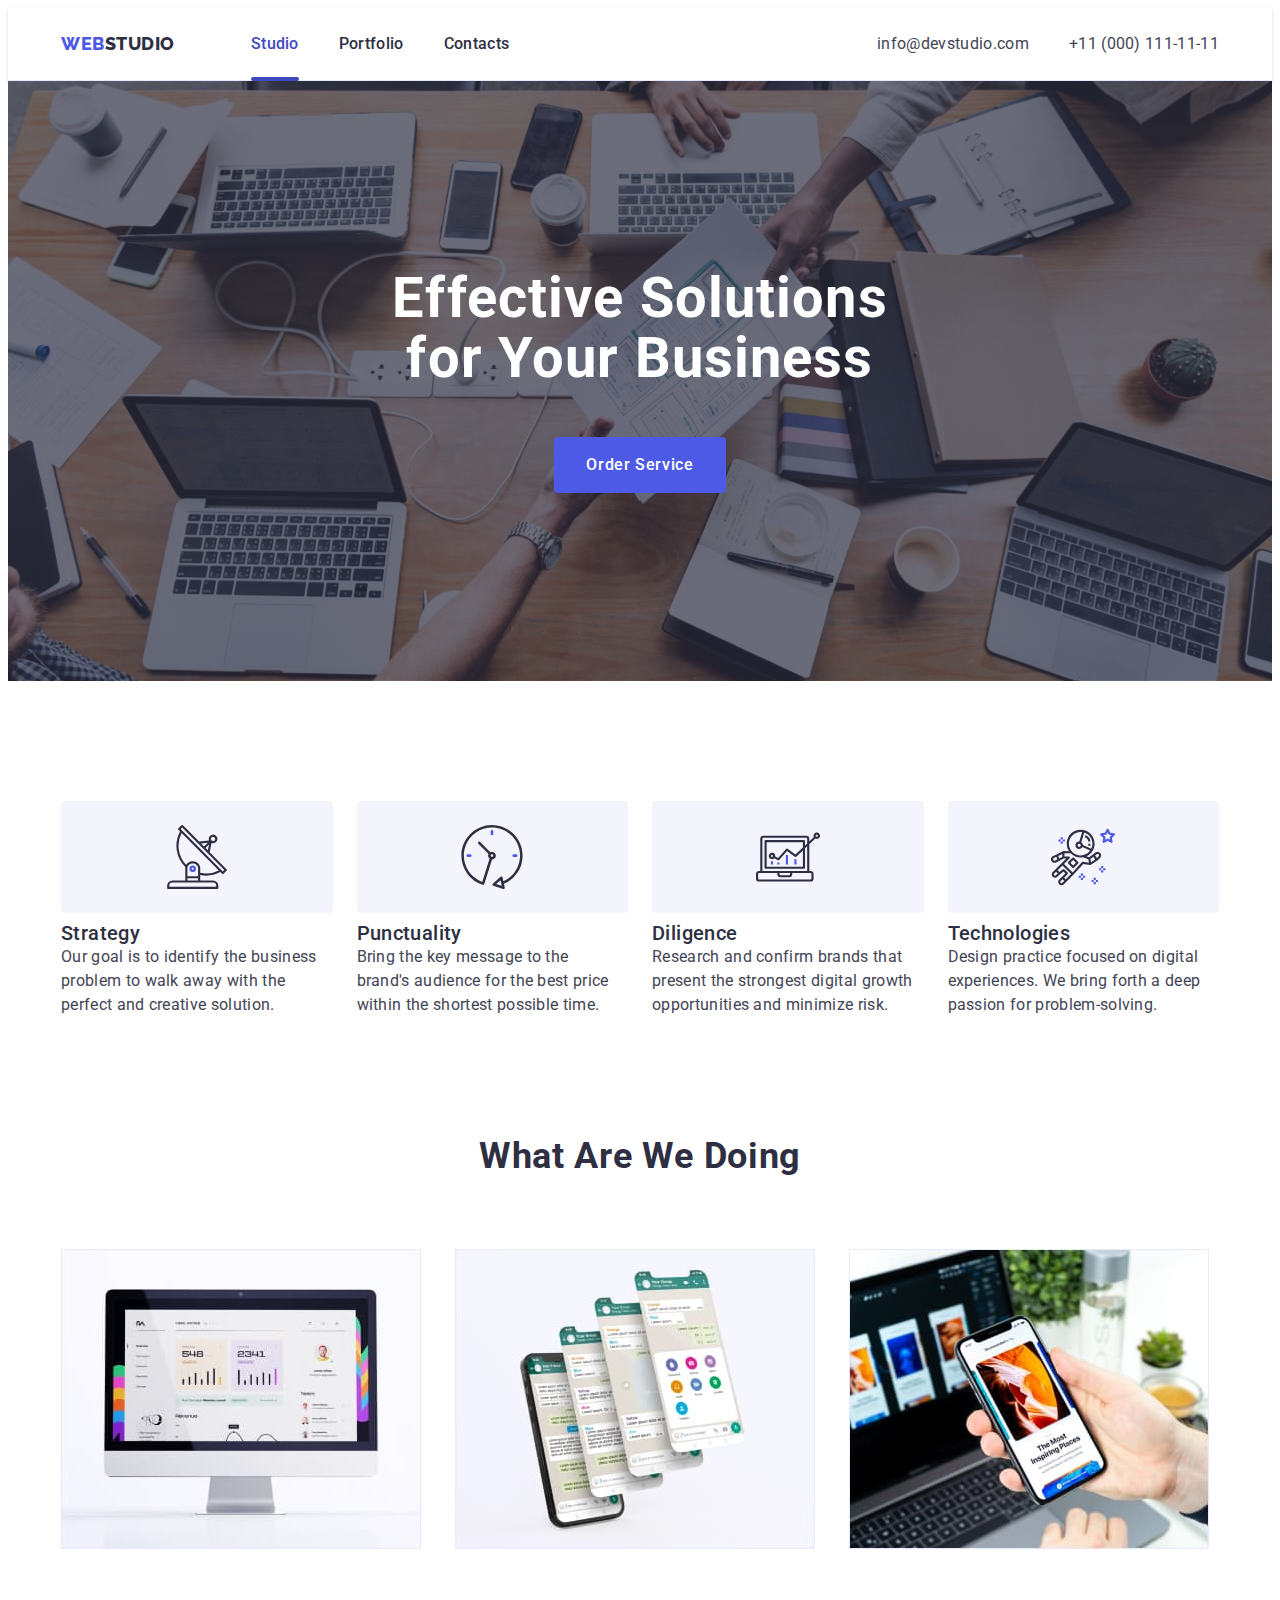
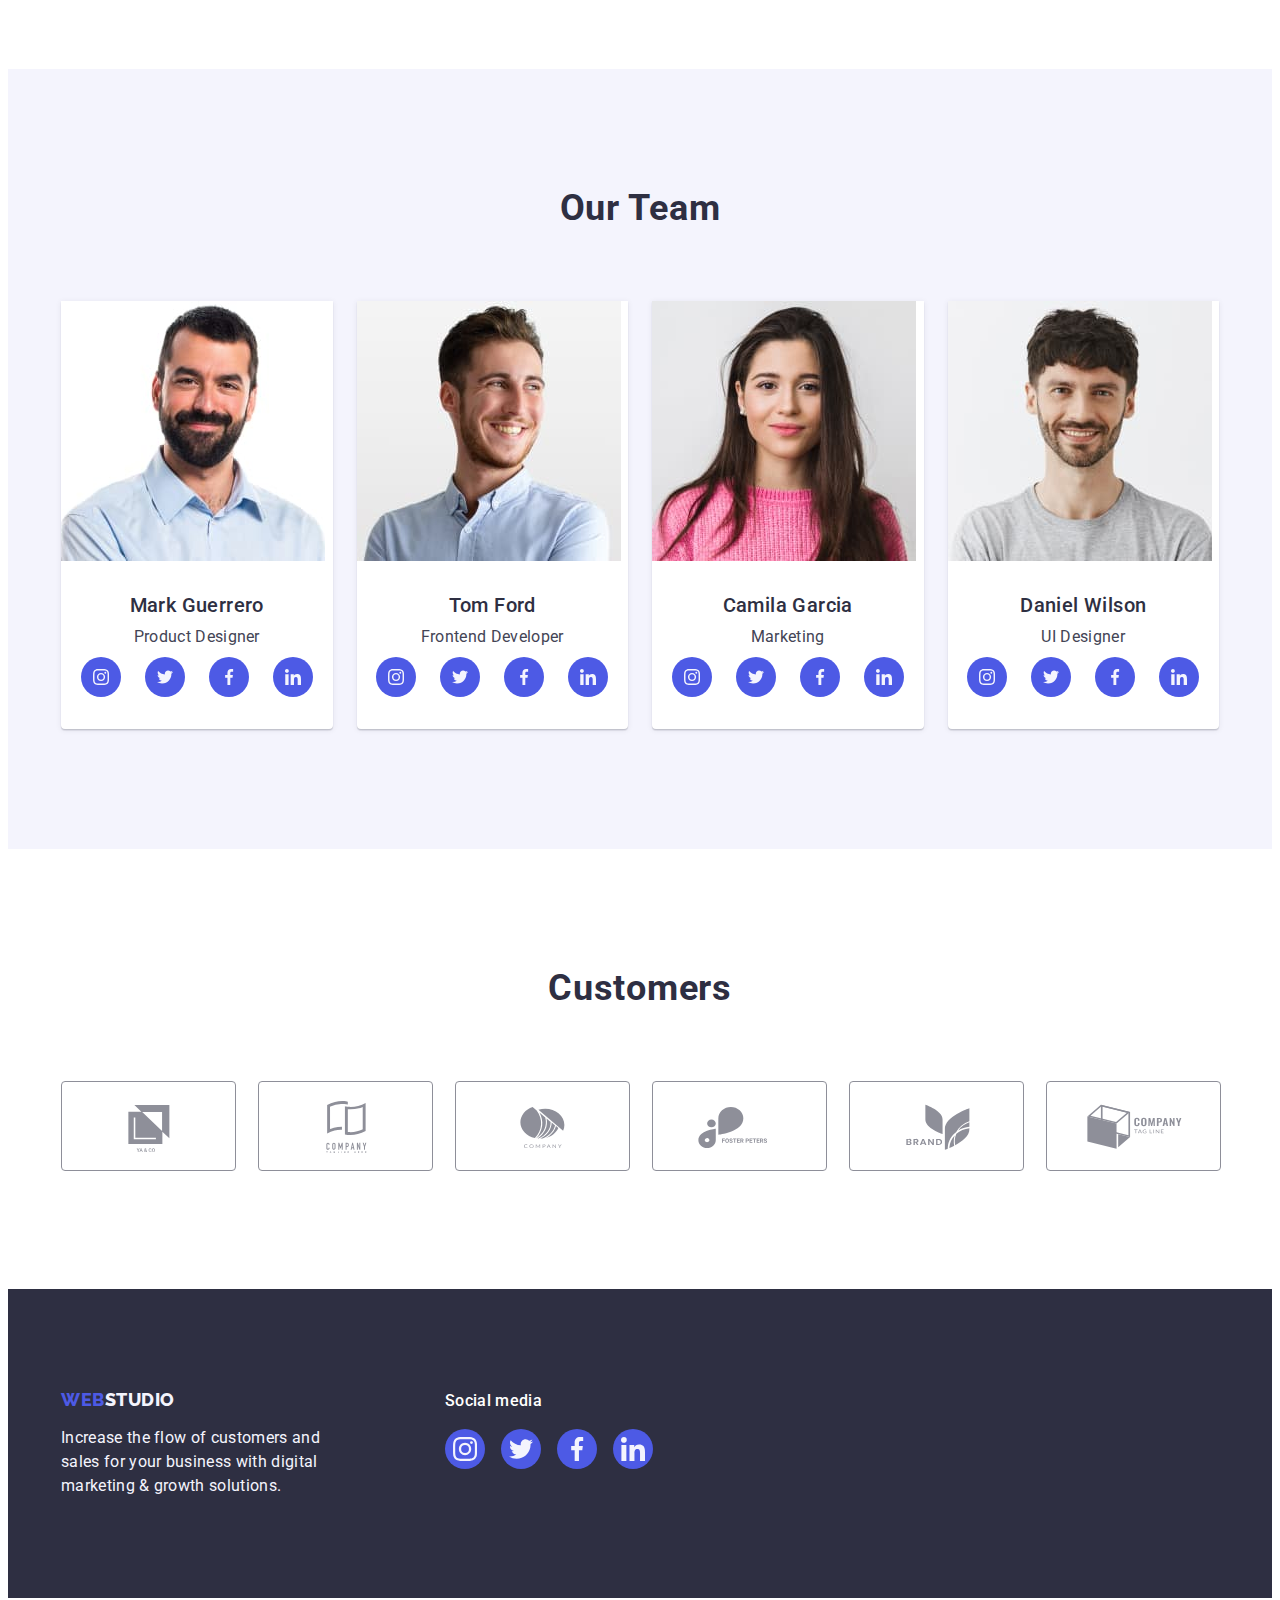
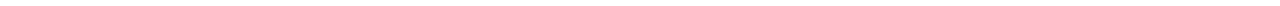
<file: index.html>
<!DOCTYPE html>
<html lang="en">
<head>
    <meta charset="UTF-8">
    <meta http-equiv="X-UA-Compatible" content="IE=edge">
    <meta name="viewport" content="width=device-width, initial-scale=1.0">
    <title>goit-markup-hw-01</title>
    <link rel="preconnect" href="https://fonts.googleapis.com">
    <link rel="preconnect" href="https://fonts.gstatic.com" crossorigin>
    <link 
     href="https://fonts.googleapis.com/css2?family=Raleway:wght@800&family=Roboto:wght@400;500;700;900&display=swap" rel="stylesheet"
    />
    <link rel="stylesheet" href="https://cdnjs.cloudflare.com/ajax/libs/modern-normalize/2.0.0/modern-normalize.min.css" integrity="sha512-4xo8blKMVCiXpTaLzQSLSw3KFOVPWhm/TRtuPVc4WG6kUgjH6J03IBuG7JZPkcWMxJ5huwaBpOpnwYElP/m6wg==" crossorigin="anonymous" referrerpolicy="no-referrer" />
    <link rel="stylesheet" href="./css/styles.css"/>
</head>
<body>
    <header class="top">
     <div class="container header-container">
      <nav class="header">
        <a class="header-logo-link link" href="./index.html">Web<span class="studio">Studio</span></a>
        <ul class="header-list list">
            <li class="header-item"><a class="header-item-menu link current" href="./index.html">Studio</a></li>
            <li class="header-item"><a class="header-item-menu link" href="./portfolio.html">Portfolio</a></li>
            <li class="header-item"><a class="header-item-menu link" href="">Contacts</a></li>
        </ul>
      </nav>
    <address class="address">
        <ul class="address-list list">
            <li class="address-item"><a class="address-contacts link" href="mailto:info@devstudio.com">info@devstudio.com</a></li>
            <li class="address-item"><a class="address-contacts link" href="tel:+110001111111">+11 (000) 111-11-11</a></li>
        </ul>
      </address>
     </div>
    </header>
    
    <main>
    <section class="hero">
        <div class="container">
        <h1 class="hero-title">Effective Solutions for Your Business</h1>
        <button class="hero-btn" type="button" data-modal-open>Order Service</button>
    </div>
    </section>
    <section class="qualities">
       <div class="container">
            <h2 class="qualities-title visually-hidden">Title section2</h2>
            <ul class="qualities-list list">
                <li class="qualities-item">
                    <div class="qualities-svg-border">
                    <svg class="qualities-svg" width="64" height="64"> 
                        <use href="./images/symbol-defs.svg#icon-antenna-1"></use>
                    </svg>
                </div>
                    <h3 class="qualities-item-title">Strategy</h3>
                    <p class="qualities-item-text">
                        Our goal is to identify the business problem to walk away with the perfect and creative solution. 
                    </p>
                </li>
                <li class="qualities-item">
                    <div class="qualities-svg-border">
                    <svg class="qualities-svg" width="64" height="64"> 
                        <use href="./images/symbol-defs.svg#icon-clock-1"></use>
                    </svg>
                    </div>
                    <h3 class="qualities-item-title">Punctuality</h3>
                    <p class="qualities-item-text">
                        Bring the key message to the brand's audience for the best price within the shortest possible time.
                    </p>
                </li>
                <li class="qualities-item">
                    <div class="qualities-svg-border">
                    <svg class="qualities-svg" width="64" height="64"> 
                        <use href="./images/symbol-defs.svg#icon-diagram-1"></use>
                    </svg>
                    </div>
                    <h3 class="qualities-item-title">Diligence</h3>
                    <p class="qualities-item-text">
                        Research and confirm brands that present the strongest digital growth opportunities and minimize risk.
                    </p>
                </li>
                <li class="qualities-item">
                    <div class="qualities-svg-border">
                    <svg class="qualities-svg" width="64" height="64"> 
                        <use href="./images/symbol-defs.svg#icon-astronaut-1"></use>
                    </svg>
                    </div>
                    <h3 class="qualities-item-title">Technologies</h3>
                    <p class="qualities-item-text">
                        Design practice focused on digital experiences. We bring forth a deep passion for problem-solving.
                    </p>
                </li>  
            </ul>
       </div>
    </section>
    <section class="functions">
        <div class="container">
            <h2 class="functions-title">What are we doing</h2>
            <ul class="functions-list list">
                <li class="functions-item"><img src="./images/img1.jpg" alt="websites" width="360" height="300"/></li>
                <li class="functions-item"><img src="./images/img2.jpg" alt="applications" width="360" height="300"/></li>
                <li class="functions-item"><img src="./images/img3.jpg" alt="design" width="360" height="300"/></li>
            </ul>
        </div>
    </section>
    <section class="team">
        <div class="container">
            <h2 class="team-title">Our Team</h2>
            <ul class="team-list list">
                <li class="team-item">
                    <img src="./images/img4.jpg" alt="Mark Guerrero" width="264" height="260"/>
                   <div class="name-job">
                        <h3 class="team-item-title">Mark Guerrero</h3>
                        <p class="team-item-text">Product Designer</p>
                        <ul class="team-svg-together list">  
                        <li class="team-svg-border"> 
                            <a class="team-block-link link" 
                            href="" 
                            aria-label="instagram" 
                            target="_blank" 
                            rel="noopener noreferrer"> 
                        <svg class="team-svg" width="16" height="16"> 
                            <use href="./images/symbol-defs.svg#icon-instagram-2"></use>
                        </svg>
                    </a>
                    </li>
                    <li class="team-svg-border"> 
                        <a class="team-block-link link" 
                        href="" 
                        aria-label="instagram" 
                        target="_blank" 
                        rel="noopener noreferrer"> 
                        <svg class="team-svg" width="16" height="16"> 
                            <use href="./images/symbol-defs.svg#icon-twitter-1"></use>
                        </svg>
                    </a>
                    </li>
                    <li class="team-svg-border"> 
                        <a class="team-block-link link" 
                        href="" 
                        aria-label="instagram" 
                        target="_blank" 
                        rel="noopener noreferrer"> 
                        <svg class="team-svg" width="16" height="16"> 
                            <use href="./images/symbol-defs.svg#icon-facebook-1"></use>
                        </svg>
                    </a>
                    </li>
                    <li class="team-svg-border"> 
                        <a class="team-block-link link" 
                        href="" 
                        aria-label="instagram" 
                        target="_blank" 
                        rel="noopener noreferrer">
                        <svg class="team-svg" width="16" height="16"> 
                            <use href="./images/symbol-defs.svg#icon-linkedin-1"></use>
                        </svg>
                    </a>
                    </li>
                </ul>
                   </div>
                </li>
                <li class="team-item">
                    <img src="./images/img5.jpg" alt="Tom Ford" width="264" height="260"/>
                    <div class="name-job">
                        <h3 class="team-item-title">Tom Ford</h3>
                        <p class="team-item-text">Frontend Developer</p>
                        <ul class="team-svg-together list">  
                            <li class="team-svg-border"> 
                                <a class="team-block-link link" 
                                href="" 
                                aria-label="instagram" 
                                target="_blank" 
                                rel="noopener noreferrer"> 
                            <svg class="team-svg" width="16" height="16"> 
                                <use href="./images/symbol-defs.svg#icon-instagram-2"></use>
                            </svg>
                        </a>
                        </li>
                        <li class="team-svg-border"> 
                            <a class="team-block-link link" 
                            href="" 
                            aria-label="instagram" 
                            target="_blank" 
                            rel="noopener noreferrer"> 
                            <svg class="team-svg" width="16" height="16"> 
                                <use href="./images/symbol-defs.svg#icon-twitter-1"></use>
                            </svg>
                        </a>
                        </li>
                        <li class="team-svg-border"> 
                            <a class="team-block-link link" 
                            href="" 
                            aria-label="instagram" 
                            target="_blank" 
                            rel="noopener noreferrer"> 
                            <svg class="team-svg" width="16" height="16"> 
                                <use href="./images/symbol-defs.svg#icon-facebook-1"></use>
                            </svg>
                        </a>
                        </li>
                        <li class="team-svg-border"> 
                            <a class="team-block-link link" 
                            href="" 
                            aria-label="instagram" 
                            target="_blank" 
                            rel="noopener noreferrer">
                            <svg class="team-svg" width="16" height="16"> 
                                <use href="./images/symbol-defs.svg#icon-linkedin-1"></use>
                            </svg>
                        </a>
                        </li>
                    </ul>
                    </div>
                </li>
                <li class="team-item">
                    <img src="./images/img6.jpg" alt="Camila Garcia" width="264" height="260"/>
                    <div class="name-job">
                        <h3 class="team-item-title">Camila Garcia</h3>
                        <p class="team-item-text">Marketing</p>
                        <ul class="team-svg-together list">  
                            <li class="team-svg-border"> 
                                <a class="team-block-link link" 
                                href="" 
                                aria-label="instagram" 
                                target="_blank" 
                                rel="noopener noreferrer"> 
                            <svg class="team-svg" width="16" height="16"> 
                                <use href="./images/symbol-defs.svg#icon-instagram-2"></use>
                            </svg>
                        </a>
                        </li>
                        <li class="team-svg-border"> 
                            <a class="team-block-link link" 
                            href="" 
                            aria-label="instagram" 
                            target="_blank" 
                            rel="noopener noreferrer"> 
                            <svg class="team-svg" width="16" height="16"> 
                                <use href="./images/symbol-defs.svg#icon-twitter-1"></use>
                            </svg>
                        </a>
                        </li>
                        <li class="team-svg-border"> 
                            <a class="team-block-link link" 
                            href="" 
                            aria-label="instagram" 
                            target="_blank" 
                            rel="noopener noreferrer"> 
                            <svg class="team-svg" width="16" height="16"> 
                                <use href="./images/symbol-defs.svg#icon-facebook-1"></use>
                            </svg>
                        </a>
                        </li>
                        <li class="team-svg-border"> 
                            <a class="team-block-link link" 
                            href="" 
                            aria-label="instagram" 
                            target="_blank" 
                            rel="noopener noreferrer">
                            <svg class="team-svg" width="16" height="16"> 
                                <use href="./images/symbol-defs.svg#icon-linkedin-1"></use>
                            </svg>
                        </a>
                        </li>
                    </ul>
                    </div>
                </li>
                <li class="team-item">
                    <img src="./images/img7.jpg" alt="Daniel Wilson" width="264" height="260"/>
                    <div class="name-job">
                        <h3 class="team-item-title">Daniel Wilson</h3>
                        <p class="team-item-text">UI Designer</p>
                        <ul class="team-svg-together list">  
                            <li class="team-svg-border"> 
                                <a class="team-block-link link" 
                                href="" 
                                aria-label="instagram" 
                                target="_blank" 
                                rel="noopener noreferrer"> 
                            <svg class="team-svg" width="16" height="16"> 
                                <use href="./images/symbol-defs.svg#icon-instagram-2"></use>
                            </svg>
                        </a>
                        </li>
                        <li class="team-svg-border"> 
                            <a class="team-block-link link" 
                            href="" 
                            aria-label="instagram" 
                            target="_blank" 
                            rel="noopener noreferrer"> 
                            <svg class="team-svg" width="16" height="16"> 
                                <use href="./images/symbol-defs.svg#icon-twitter-1"></use>
                            </svg>
                        </a>
                        </li>
                        <li class="team-svg-border"> 
                            <a class="team-block-link link" 
                            href="" 
                            aria-label="instagram" 
                            target="_blank" 
                            rel="noopener noreferrer"> 
                            <svg class="team-svg" width="16" height="16"> 
                                <use href="./images/symbol-defs.svg#icon-facebook-1"></use>
                            </svg>
                        </a>
                        </li>
                        <li class="team-svg-border"> 
                            <a class="team-block-link link" 
                            href="" 
                            aria-label="instagram" 
                            target="_blank" 
                            rel="noopener noreferrer">
                            <svg class="team-svg" width="16" height="16"> 
                                <use href="./images/symbol-defs.svg#icon-linkedin-1"></use>
                            </svg>
                        </a>
                        </li>
                    </ul>
                    </div>
                </li>
            </ul>
        </div>
    </section>
    <section class="customers">
        <div class="container"> 

        <h2 class="title-customers">Customers</h2>
    <ul class="customers-together list">
           <li class="customers-svg-border">
            <a class="customers-link link" href="" aria-label="Logo" target="_blank" rel="noopener noreferrer">
                <svg class="customers-svg" width="104" height="56">
                    <use href="./images/symbol-defs.svg#icon-Logo"></use>
                </svg>
            </a>
           </li>
           <li class="customers-svg-border">
            <a class="customers-link link" href="" aria-label="Logo" target="_blank" rel="noopener noreferrer"> 

            <svg class="customers-svg" width="104" height="56">
                <use href="./images/symbol-defs.svg#icon-Logo-1"></use>
            </svg>
        </a>
       </li>
       <li class="customers-svg-border">
        <a class="customers-link link" href="" aria-label="Logo" target="_blank" rel="noopener noreferrer"> 
        <svg class="customers-svg" width="104" height="56">
            <use href="./images/symbol-defs.svg#icon-Logo-2"></use>
        </svg>
    </a>
    </li>
    <li class="customers-svg-border">
        <a class="customers-link link" href="" aria-label="Logo" target="_blank" rel="noopener noreferrer">
        <svg class="customers-svg" width="104" height="56">
            <use href="./images/symbol-defs.svg#icon-Logo-3"></use>
        </svg>
        </a>
    </li>
    <li class="customers-svg-border">
        <a class="customers-link link" href="" aria-label="Logo" target="_blank" rel="noopener noreferrer"> 
        <svg class="customers-svg" width="104" height="56">
            <use href="./images/symbol-defs.svg#icon-Logo-4"></use>
        </svg>
    </a>
    </li>
    <li class="customers-svg-border">
        <a class="customers-link link" href="" aria-label="Logo" target="_blank" rel="noopener noreferrer"> 

        <svg class="customers-svg" width="104" height="56">
            <use href="./images/symbol-defs.svg#icon-Logo-5"></use>
        </svg>
        </a>
    </li>
    </ul>

    </div>

    </section>
    </main>
    <footer class="footer">
        <div class="container footer-together">
        

            <div class="footer-logo-text"> 
            <a class="footer-logo-link link" href="./index.html">Web<span class="studio-wight">Studio</span></a>
            <p class="footer-text">
                Increase the flow of customers and sales for your business with digital marketing & growth solutions.
            </p>
        </div>
    <div class="title-media"> 
            <p class="media-footer">Social media</p>
        <ul class="footer-socila-media list">
                <li class="media-svg-border">
                    <a class="footer-block-link link" href="" aria-label="instagram" target="_blank" rel="noopener noreferrer"> 
                <svg class="media-svg" height="24" width="24">
                    <use href="./images/symbol-defs.svg#icon-instagram-2"></use>
                </svg>
            </a>
            </li>
            <li class="media-svg-border"> 
                <a class="footer-block-link link" href="" aria-label="instagram" target="_blank" rel="noopener noreferrer">
                <svg class="media-svg" height="24" width="24">
                    <use href="./images/symbol-defs.svg#icon-twitter-1"></use>
                </svg>
            </a>
            </li>
            <li class="media-svg-border"> 
                <a class="footer-block-link link" href="" aria-label="instagram" target="_blank" rel="noopener noreferrer"> 
                <svg class="media-svg" height="24" width="24">
                    <use href="./images/symbol-defs.svg#icon-facebook-1"></use>
                </svg>
            </a>
            </li>
            <li class="media-svg-border"> 
                <a class="footer-block-link link" href="" aria-label="instagram" target="_blank" rel="noopener noreferrer"> 
                <svg class="media-svg" height="24" width="24">
                    <use href="./images/symbol-defs.svg#icon-linkedin-1"></use>
                </svg>
            </a>
            </li>
        </ul>
        </div>
        </div>
    </footer> 
    <div class="backdrop is-hidden" data-modal>
    <div class="modal">
        <button type="button" class="modal-close-btn" data-modal-close>  
            <svg class="modal-svg" height="8" width="8">
            <use href="./images/symbol-defs.svg#icon-close-black-18dp-2-1-1"></use>
        </svg>
         </button>
    </div>
    </div>
    <script src="./js/modal.js"></script>
</body>
</html>
</file>
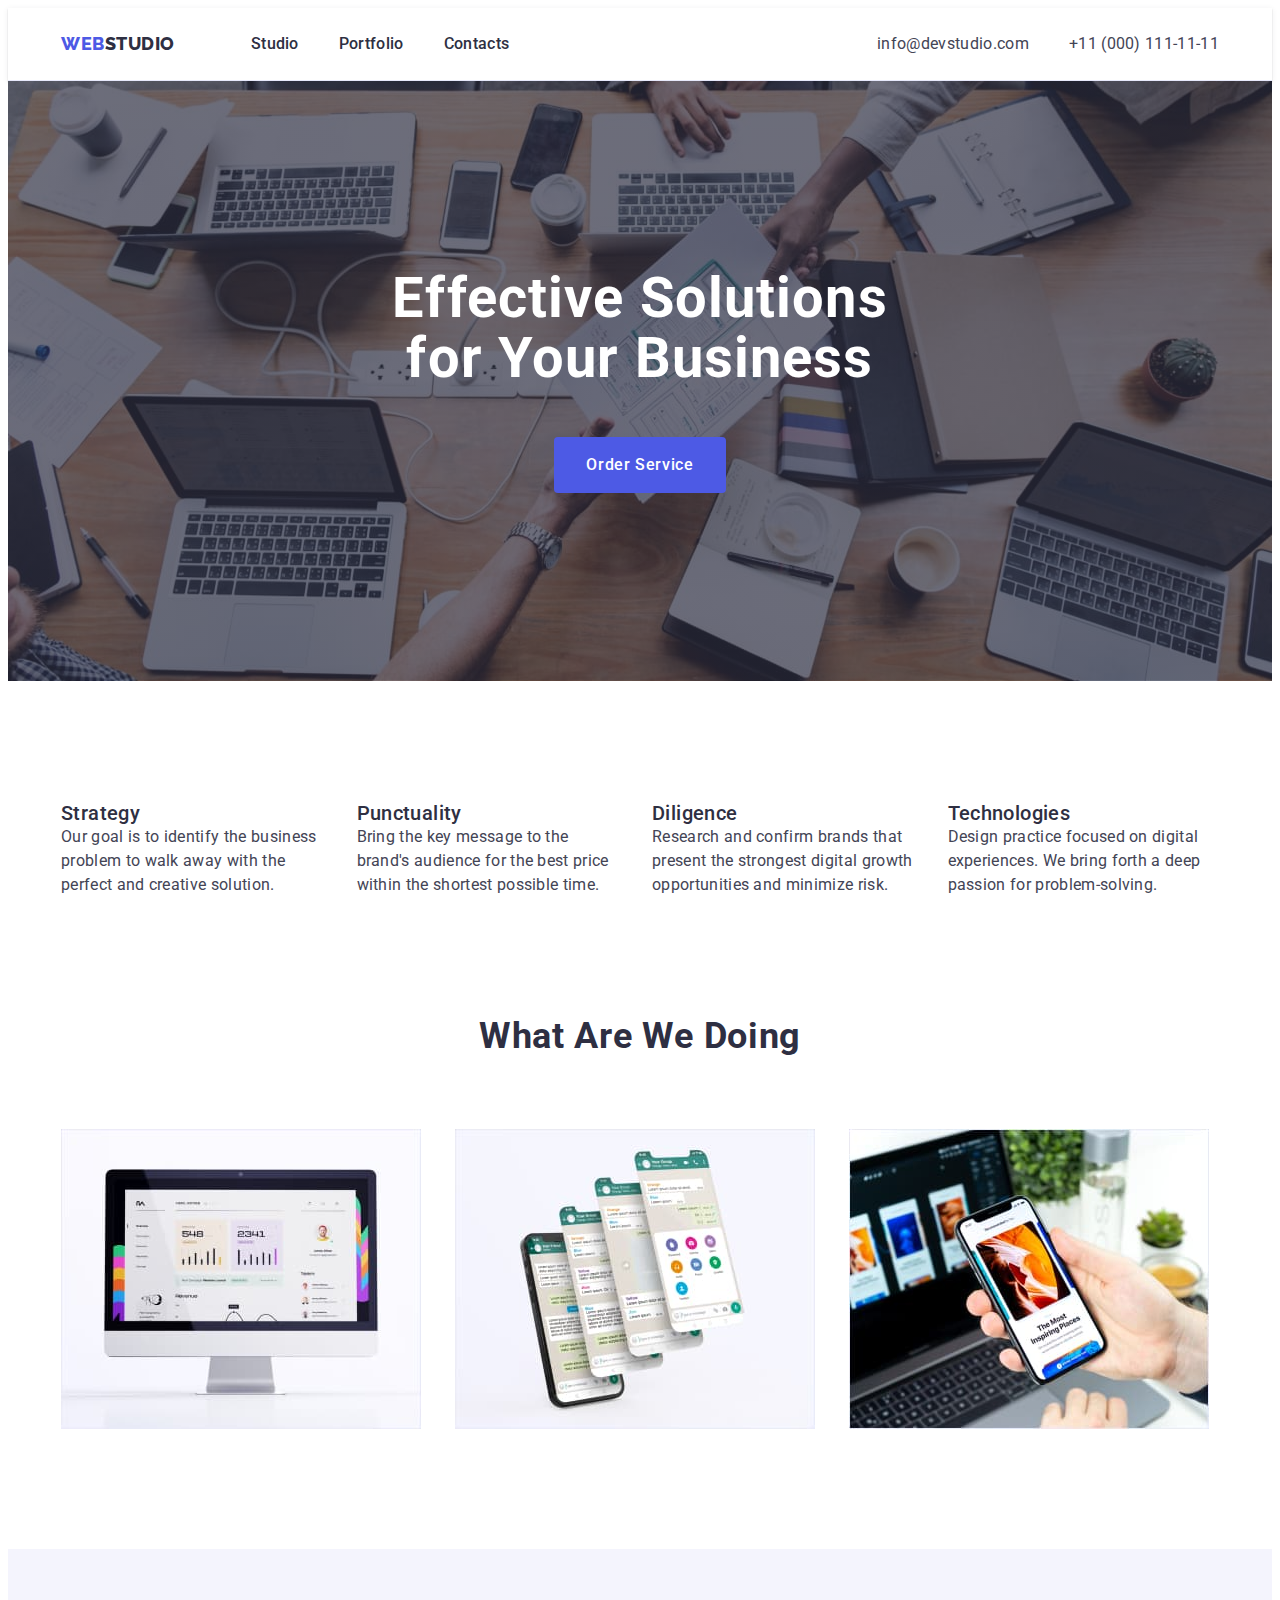
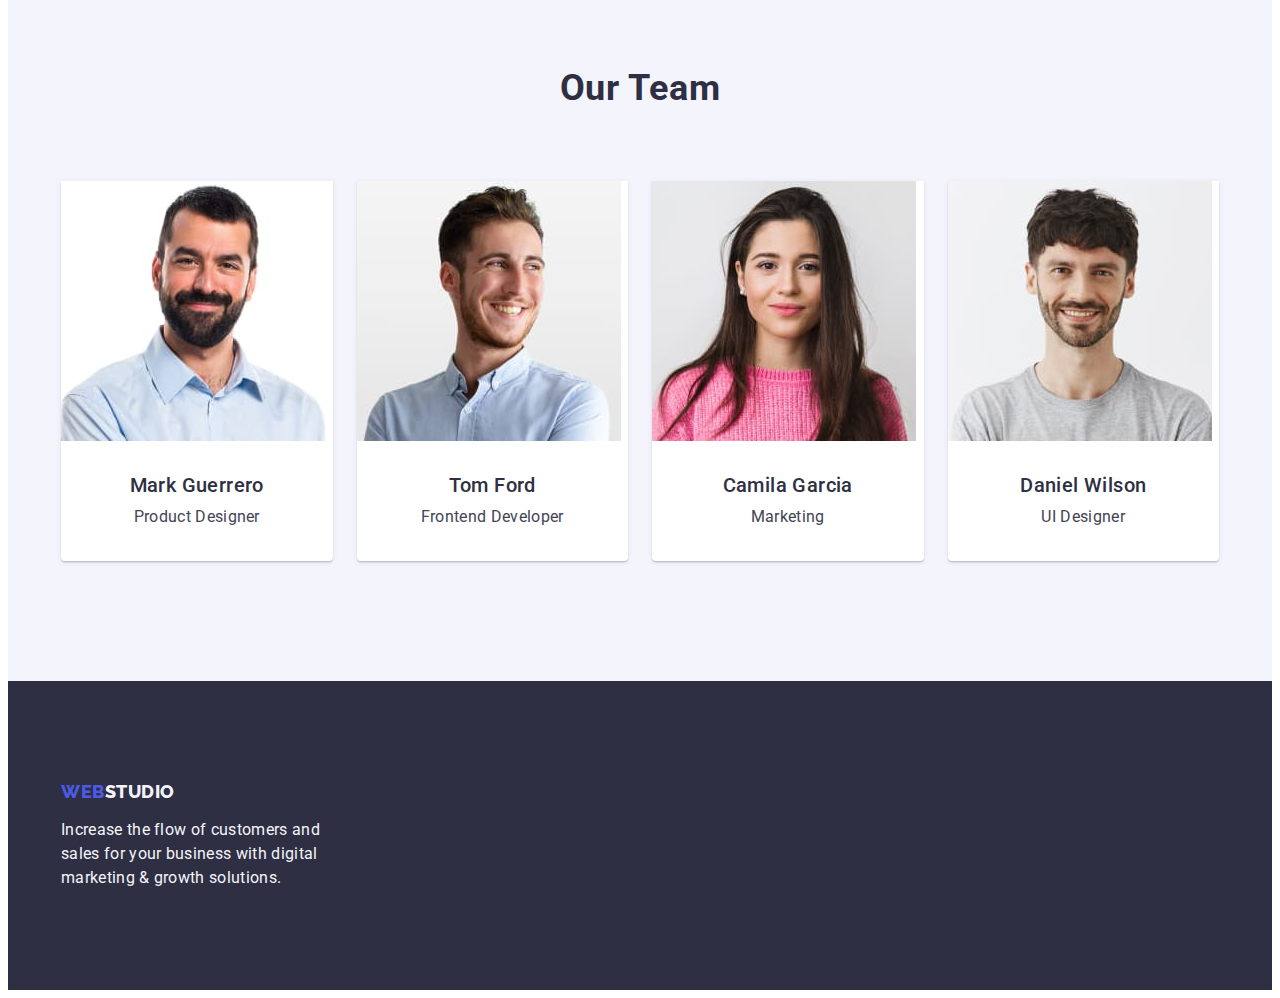
<file: index copy.html>
<!DOCTYPE html>
<html lang="en">
<head>
    <meta charset="UTF-8">
    <meta http-equiv="X-UA-Compatible" content="IE=edge">
    <meta name="viewport" content="width=device-width, initial-scale=1.0">
    <title>goit-markup-hw-01</title>
    <link rel="preconnect" href="https://fonts.googleapis.com">
    <link rel="preconnect" href="https://fonts.gstatic.com" crossorigin>
    <link 
     href="https://fonts.googleapis.com/css2?family=Raleway:wght@800&family=Roboto:wght@400;500;700;900&display=swap" rel="stylesheet"
    />
    <link rel="stylesheet" href="https://cdnjs.cloudflare.com/ajax/libs/modern-normalize/2.0.0/modern-normalize.min.css" integrity="sha512-4xo8blKMVCiXpTaLzQSLSw3KFOVPWhm/TRtuPVc4WG6kUgjH6J03IBuG7JZPkcWMxJ5huwaBpOpnwYElP/m6wg==" crossorigin="anonymous" referrerpolicy="no-referrer" />
    <link rel="stylesheet" href="./css/styles.css"/>
</head>
<body>
    <header class="top">
     <div class="container header-container">
      <nav class="header">
        <a class="header-logo-link link" href="./index.html">Web<span class="studio">Studio</span></a>
        <ul class="header-list list">
            <li class="header-item"><a class="header-item-menu link" href="./index.html">Studio</a></li>
            <li class="header-item"><a class="header-item-menu link" href="./portfolio.html">Portfolio</a></li>
            <li class="header-item"><a class="header-item-menu link" href="">Contacts</a></li>
        </ul>
      </nav>
    <address class="address">
        <ul class="address-list list">
            <li class="address-item"><a class="address-contacts link" href="mailto:info@devstudio.com">info@devstudio.com</a></li>
            <li class="address-item"><a class="address-contacts link" href="tel:+110001111111">+11 (000) 111-11-11</a></li>
        </ul>
      </address>
     </div>
    </header>
    
    <main>
    <section class="hero">
        <div class="container">
        <h1 class="hero-title">Effective Solutions for Your Business</h1>
        <button class="hero-btn" type="button">Order Service</button>
    </div>
    </section>
    <section class="qualities">
       <div class="container">
            <h2 class="qualities-title visually-hidden">Title section2</h2>
            <ul class="qualities-list list">
                <li class="qualities-item">
                    <h3 class="qualities-item-title">Strategy</h3>
                    <p class="qualities-item-text">
                        Our goal is to identify the business problem to walk away with the perfect and creative solution. 
                    </p>
                </li>
                <li class="qualities-item">
                    <h3 class="qualities-item-title">Punctuality</h3>
                    <p class="qualities-item-text">
                        Bring the key message to the brand's audience for the best price within the shortest possible time.
                    </p>
                </li>
                <li class="qualities-item">
                    <h3 class="qualities-item-title">Diligence</h3>
                    <p class="qualities-item-text">
                        Research and confirm brands that present the strongest digital growth opportunities and minimize risk.
                    </p>
                </li>
                <li class="qualities-item">
                    <h3 class="qualities-item-title">Technologies</h3>
                    <p class="qualities-item-text">
                        Design practice focused on digital experiences. We bring forth a deep passion for problem-solving.
                    </p>
                </li>  
            </ul>
       </div>
    </section>
    <section class="functions">
        <div class="container">
            <h2 class="functions-title">What are we doing</h2>
            <ul class="functions-list list">
                <li class="functions-item"><img src="./images/img1.jpg" alt="websites" width="360" height="300"/></li>
                <li class="functions-item"><img src="./images/img2.jpg" alt="applications" width="360" height="300"/></li>
                <li class="functions-item"><img src="./images/img3.jpg" alt="design" width="360" height="300"/></li>
            </ul>
        </div>
    </section>
    <section class="team">
        <div class="container">
            <h2 class="team-title">Our Team</h2>
            <ul class="team-list list">
                <li class="team-item">
                    <img src="./images/img4.jpg" alt="Mark Guerrero" width="264" height="260"/>
                   <div class="name-job">
                        <h3 class="team-item-title">Mark Guerrero</h3>
                        <p class="team-item-text">Product Designer</p>
                   </div>
                </li>
                <li class="team-item">
                    <img src="./images/img5.jpg" alt="Tom Ford" width="264" height="260"/>
                    <div class="name-job">
                        <h3 class="team-item-title">Tom Ford</h3>
                        <p class="team-item-text">Frontend Developer</p>
                    </div>
                </li>
                <li class="team-item">
                    <img src="./images/img6.jpg" alt="Camila Garcia" width="264" height="260"/>
                    <div class="name-job">
                        <h3 class="team-item-title">Camila Garcia</h3>
                        <p class="team-item-text">Marketing</p>
                    </div>
                </li>
                <li class="team-item">
                    <img src="./images/img7.jpg" alt="Daniel Wilson" width="264" height="260"/>
                    <div class="name-job">
                        <h3 class="team-item-title">Daniel Wilson</h3>
                        <p class="team-item-text">UI Designer</p>
                    </div>
                </li>
            </ul>
        </div>
    </section>
    </main>
    <footer class="footer">
        <div class="container">
            <a class="footer-logo-link link" href="./index.html">Web<span class="studio-wight">Studio</span></a>
            <p class="footer-text">
                Increase the flow of customers and sales for your business with digital marketing & growth solutions.
            </p>
        </div>
    </footer>   
</body>
</html>
</file>
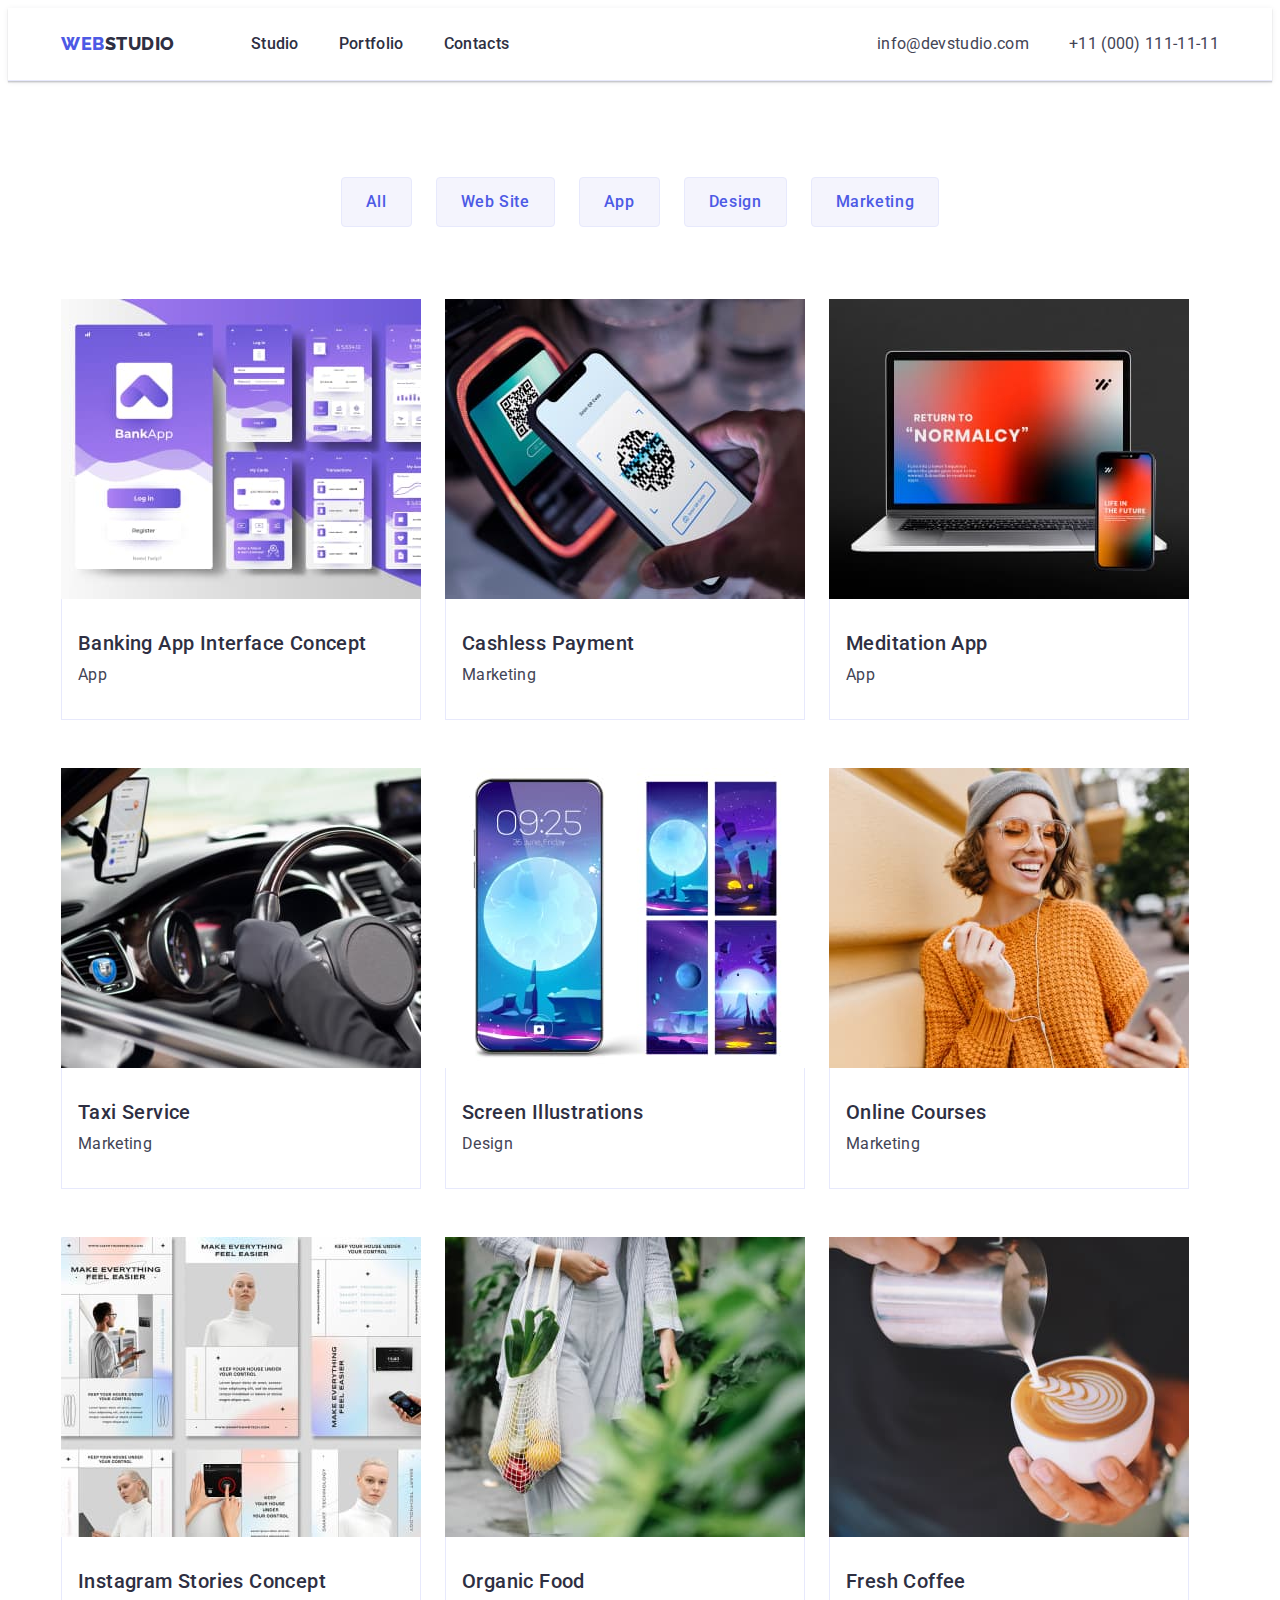
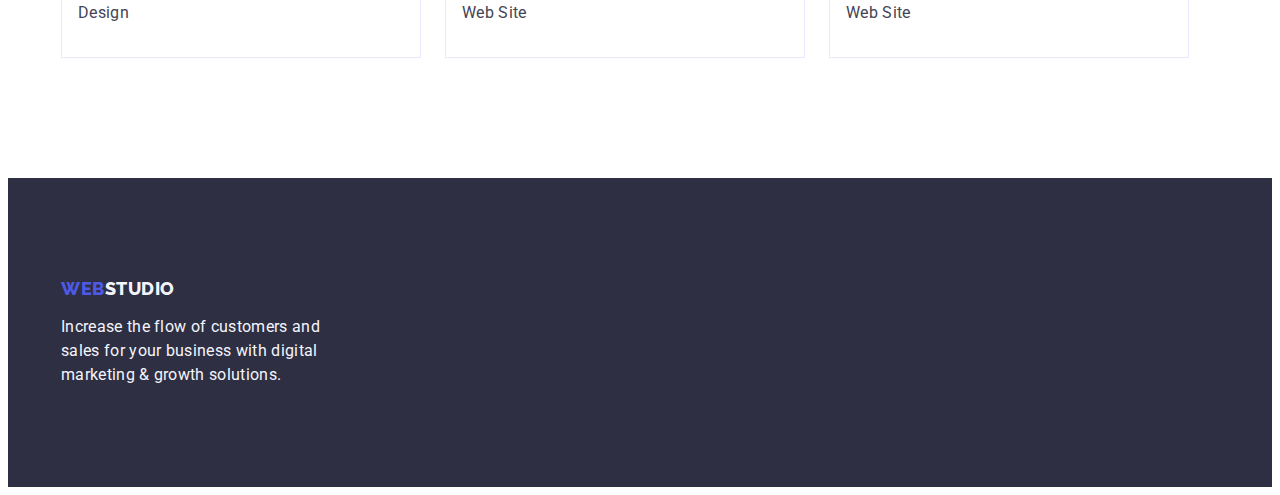
<file: portfolio copy.html>
<!DOCTYPE html>
<html lang="en">
<head>
    <meta charset="UTF-8">
    <meta http-equiv="X-UA-Compatible" content="IE=edge">
    <meta name="viewport" content="width=device-width, initial-scale=1.0">
    <title>goit-markup-hw-01</title>
    <link rel="preconnect" href="https://fonts.googleapis.com">
    <link rel="preconnect" href="https://fonts.gstatic.com" crossorigin>
    <link 
     href="https://fonts.googleapis.com/css2?family=Raleway:wght@800&family=Roboto:wght@400;500;700;900&display=swap" rel="stylesheet"
    />
    <link rel="stylesheet" href="https://cdnjs.cloudflare.com/ajax/libs/modern-normalize/2.0.0/modern-normalize.min.css" integrity="sha512-4xo8blKMVCiXpTaLzQSLSw3KFOVPWhm/TRtuPVc4WG6kUgjH6J03IBuG7JZPkcWMxJ5huwaBpOpnwYElP/m6wg==" crossorigin="anonymous" referrerpolicy="no-referrer" />
    <link rel="stylesheet" href="./css/styles.css"/>

</head>
<body>
<header class="top">
    <div class="container header-container">
        <nav class="header">
          <a class="header-logo-link link" href="./index.html">Web<span class="studio">Studio</span></a>
          <ul class="header-list list">
              <li class="header-item"><a class="header-item-menu link" href="./index.html">Studio</a></li>
              <li class="header-item"><a class="header-item-menu link" href="./portfolio.html">Portfolio</a></li>
              <li class="header-item"><a class="header-item-menu link" href="">Contacts</a></li>
          </ul>
        </nav>
      <address class="address">
          <ul class="address-list list">
              <li class="address-item"><a class="address-contacts link" href="mailto:info@devstudio.com">info@devstudio.com</a></li>
              <li class="address-item"><a class="address-contacts link" href="tel:+110001111111">+11 (000) 111-11-11</a></li>
          </ul>
        </address>
       </div>
</header>

<main>
<section class="btn-menu">
<div class="container">
    <h1 class="btn-title visually-hidden">Title for btn</h1>
    <ul class="btn-menu-list list">
        <li><button class="btn-menu-item" type="button">All</button></li>
        <li><button class="btn-menu-item" type="button">Web Site</button></li>
        <li><button class="btn-menu-item" type="button">App</button></li>
        <li><button class="btn-menu-item" type="button">Design</button></li>
        <li><button class="btn-menu-item" type="button">Marketing</button></li>
    </ul>
     <ul class="service-list list">
            <li class="service-item"> 
                <a class="service-list-link link" href="">
                <img src="./images/img11.jpg" alt="Interface" width="360" height="300" />
                <div class="service-title-text">
                    <h2 class="service-item-title">Banking App Interface Concept</h2>
                    <p class="service-item-text">App</p>
                </div>
            </a>
            </li>
            <li class="service-item">
                <a class="service-list-link link" href=""> 
                <img src="./images/img12.jpg" alt="Cashless Payment" width="360" height="300" />
                <div class="service-title-text">
                    <h2 class="service-item-title">Cashless Payment</h2>
                    <p class="service-item-text">Marketing</p>
                </div>
            </a>
            </li>
            <li class="service-item">
                <a class="service-list-link link" href="">
                <img src="./images/img13.jpg" alt="Meditation App" width="360" height="300" />
                <div class="service-title-text">
                    <h2 class="service-item-title">Meditation App</h2>
                    <p class="service-item-text">App</p>
                </div>
            </a>
            </li>
            <li class="service-item">
                <a class="service-list-link link" href="">
                <img src="./images/img14.jpg" alt="Taxi Service" width="360" height="300" />
                <div class="service-title-text">
                    <h2 class="service-item-title">Taxi Service</h2>
                    <p class="service-item-text">Marketing</p>
                </div>
            </a>
            </li>
            <li class="service-item"> 
                <a class="service-list-link link" href="">
                <img src="./images/img15.jpg" alt="Screen Illustrations" width="360" height="300" />
               <div class="service-title-text">
                    <h2 class="service-item-title">Screen Illustrations</h2>
                    <p class="service-item-text">Design</p>
               </div>
            </a>
            </li>
            <li class="service-item">
                <a class="service-list-link link" href=""> 
                <img src="./images/img16.jpg" alt="Online Courses" width="360" height="300" />
               <div class="service-title-text">
                    <h2 class="service-item-title">Online Courses</h2>
                    <p class="service-item-text">Marketing</p>
               </div>
            </a>
            </li>
            <li class="service-item">
                <a class="service-list-link link" href="">
                <img src="./images/img17.jpg" alt="Stories Concept" width="360" height="300" />
             <div class="service-title-text">
                    <h2 class="service-item-title">Instagram Stories Concept</h2>
                    <p class="service-item-text">Design</p>
             </div>
            </a>
            </li>
            <li class="service-item">
                <a class="service-list-link link" href="">
                <img src="./images/img18.jpg" alt="Organic Food" width="360" height="300" />
                <div class="service-title-text">
                    <h2 class="service-item-title">Organic Food</h2>
                    <p class="service-item-text">Web Site</p>
                </div>
            </a>
            </li>
            <li class="service-item">
                <a class="service-list-link link" href="">
                <img src="./images/img19.jpg" alt="Coffee" width="360" height="300" />
                <div class="service-title-text">
                    <h2 class="service-item-title">Fresh Coffee</h2>
                    <p class="service-item-text">Web Site</p>
                </div>
            </a>
            </li>
        </ul>
</div>
</section>

</main>
<footer class="footer">
    <div class="container">
        <a class="footer-logo-link link" href="./index.html">Web<span class="studio-wight">Studio</span></a>
        <p class="footer-text">
            Increase the flow of customers and sales for your business with digital marketing & growth solutions.
        </p>
    </div>
</footer>   
</body>
</html>
</file>
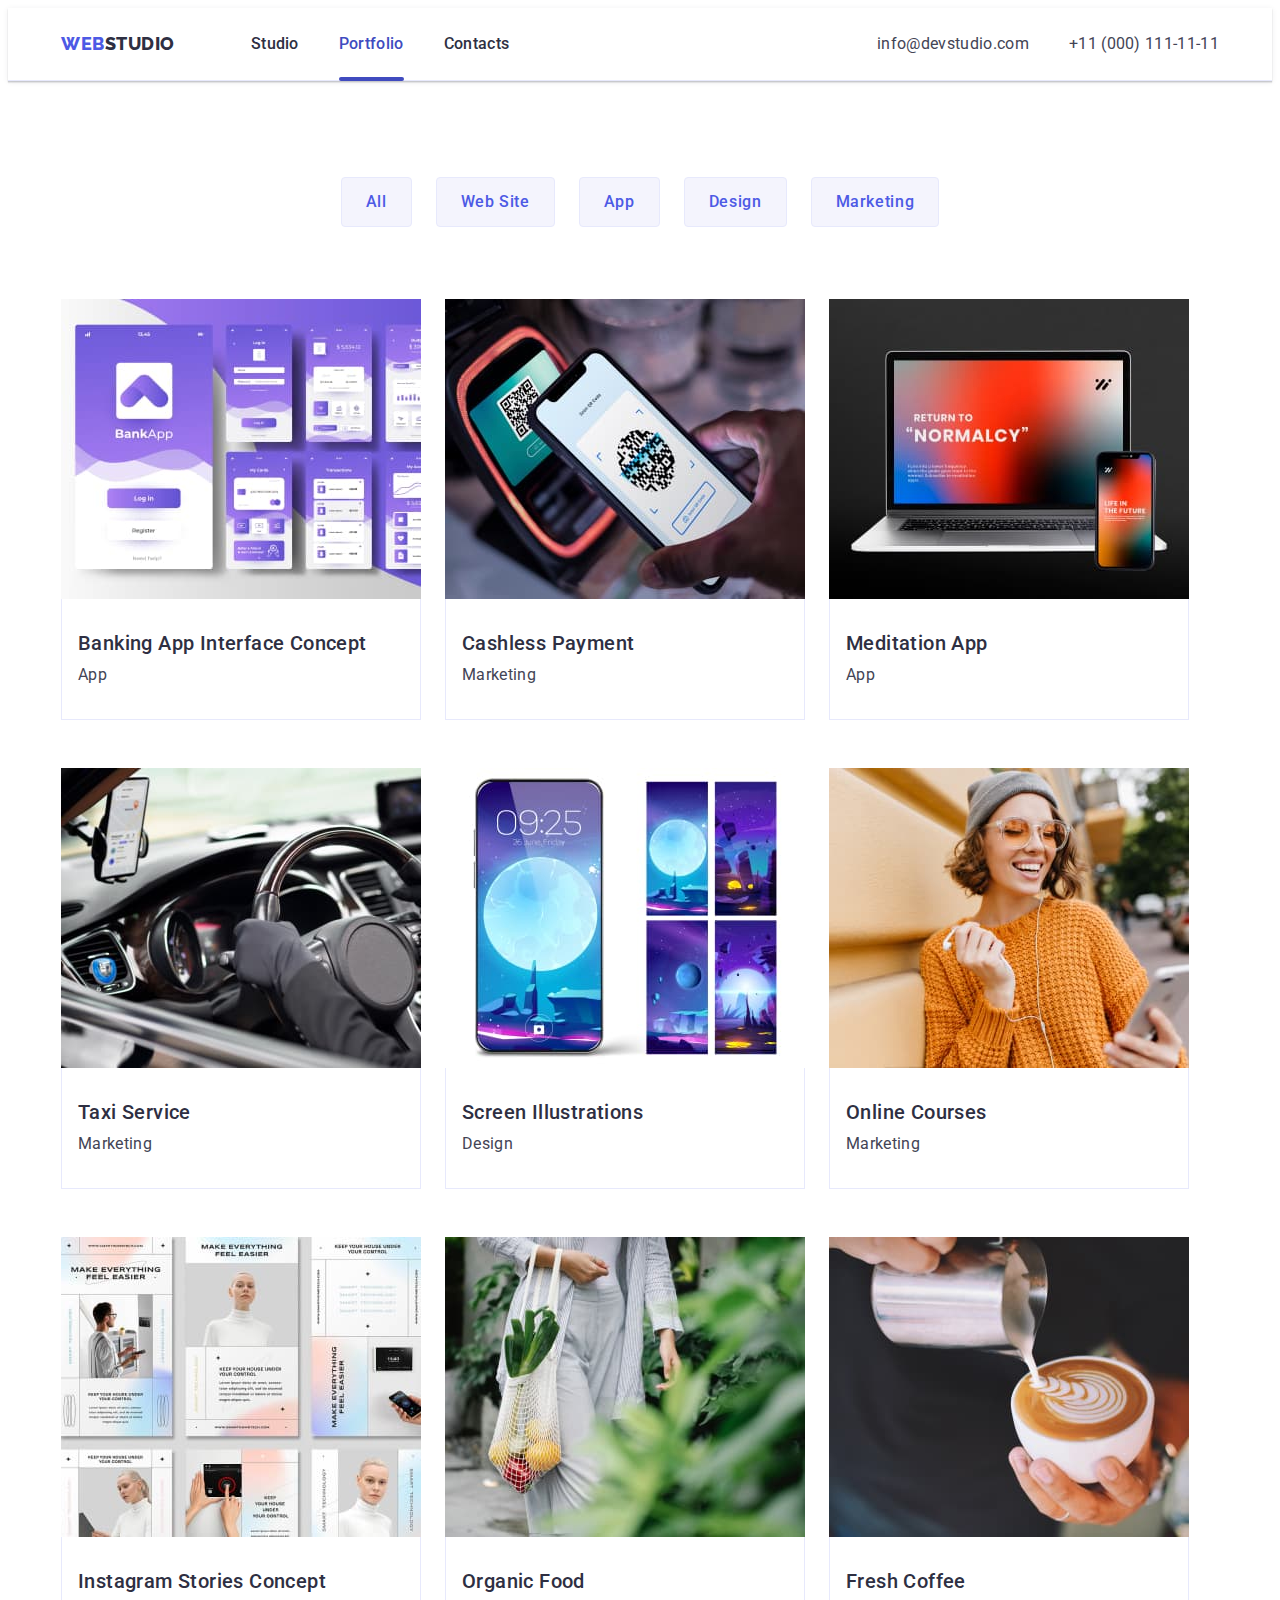
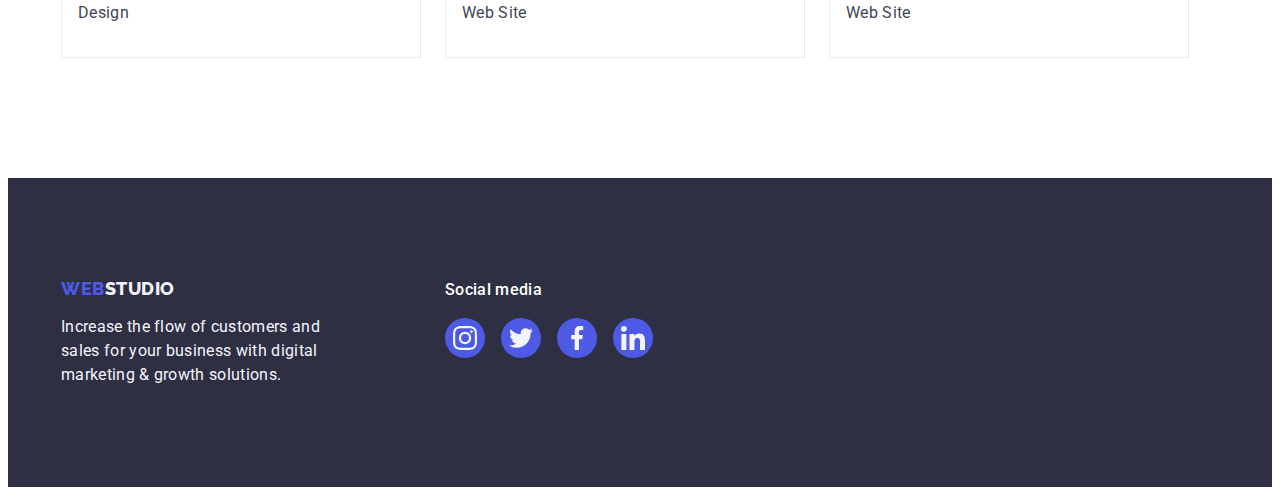
<file: portfolio.html>
<!DOCTYPE html>
<html lang="en">
<head>
    <meta charset="UTF-8">
    <meta http-equiv="X-UA-Compatible" content="IE=edge">
    <meta name="viewport" content="width=device-width, initial-scale=1.0">
    <title>goit-markup-hw-01</title>
    <link rel="preconnect" href="https://fonts.googleapis.com">
    <link rel="preconnect" href="https://fonts.gstatic.com" crossorigin>
    <link 
     href="https://fonts.googleapis.com/css2?family=Raleway:wght@800&family=Roboto:wght@400;500;700;900&display=swap" rel="stylesheet"
    />
    <link rel="stylesheet" href="https://cdnjs.cloudflare.com/ajax/libs/modern-normalize/2.0.0/modern-normalize.min.css" integrity="sha512-4xo8blKMVCiXpTaLzQSLSw3KFOVPWhm/TRtuPVc4WG6kUgjH6J03IBuG7JZPkcWMxJ5huwaBpOpnwYElP/m6wg==" crossorigin="anonymous" referrerpolicy="no-referrer" />
    <link rel="stylesheet" href="./css/styles.css"/>

</head>
<body>
<header class="top">
    <div class="container header-container">
        <nav class="header">
          <a class="header-logo-link link" href="./index.html">Web<span class="studio">Studio</span></a>
          <ul class="header-list list">
              <li class="header-item"><a class="header-item-menu link" href="./index.html">Studio</a></li>
              <li class="header-item"><a class="header-item-menu link current" href="./portfolio.html">Portfolio</a></li>
              <li class="header-item"><a class="header-item-menu link" href="">Contacts</a></li>
          </ul>
        </nav>
      <address class="address">
          <ul class="address-list list">
              <li class="address-item"><a class="address-contacts link" href="mailto:info@devstudio.com">info@devstudio.com</a></li>
              <li class="address-item"><a class="address-contacts link" href="tel:+110001111111">+11 (000) 111-11-11</a></li>
          </ul>
        </address>
       </div>
</header>

<main>
<section class="btn-menu">
<div class="container">
    <h1 class="btn-title visually-hidden">Title for btn</h1>
    <ul class="btn-menu-list list">
        <li><button class="btn-menu-item" type="button">All</button></li>
        <li><button class="btn-menu-item" type="button">Web Site</button></li>
        <li><button class="btn-menu-item" type="button">App</button></li>
        <li><button class="btn-menu-item" type="button">Design</button></li>
        <li><button class="btn-menu-item" type="button">Marketing</button></li>
    </ul>
     <ul class="service-list list">
            <li class="service-item"> 
                <a class="service-list-link link" href="">
                <div class="text-over-img">
                    <img src="./images/img11.jpg" alt="Interface" width="360" height="300" />
                    <p class="text-over">
                        14 Stylish and User-Friendly App Design Concepts · Task Manager App · Calorie Tracker App · Exotic Fruit Ecommerce App · Cloud Storage App
                    </p>
                </div>
                <div class="service-title-text">
                    <h2 class="service-item-title">Banking App Interface Concept</h2>
                    <p class="service-item-text">App</p>
                </div>
            </a>
            </li>
            <li class="service-item">
                <a class="service-list-link link" href=""> 
                <div class="text-over-img">
                    <img src="./images/img12.jpg" alt="Cashless Payment" width="360" height="300" />
                    <p class="text-over">
                        14 Stylish and User-Friendly App Design Concepts · Task Manager App · Calorie Tracker App · Exotic Fruit Ecommerce App · Cloud Storage App
                    </p>
                </div>
                <div class="service-title-text">
                    <h2 class="service-item-title">Cashless Payment</h2>
                    <p class="service-item-text">Marketing</p>
                </div>
            </a>
            </li>
            <li class="service-item">
                <a class="service-list-link link" href="">
                <div class="text-over-img">
                    <img src="./images/img13.jpg" alt="Meditation App" width="360" height="300" />
                    <p class="text-over">
                        14 Stylish and User-Friendly App Design Concepts · Task Manager App · Calorie Tracker App · Exotic Fruit Ecommerce App · Cloud Storage App
                    </p>
                </div>
                <div class="service-title-text">
                    <h2 class="service-item-title">Meditation App</h2>
                    <p class="service-item-text">App</p>
                </div>
            </a>
            </li>
            <li class="service-item">
                <a class="service-list-link link" href="">
                <div class="text-over-img">
                    <img src="./images/img14.jpg" alt="Taxi Service" width="360" height="300" />
                    <p class="text-over">
                        14 Stylish and User-Friendly App Design Concepts · Task Manager App · Calorie Tracker App · Exotic Fruit Ecommerce App · Cloud Storage App
                    </p>
                </div>
                <div class="service-title-text">
                    <h2 class="service-item-title">Taxi Service</h2>
                    <p class="service-item-text">Marketing</p>
                </div>
            </a>
            </li>
            <li class="service-item"> 
                <a class="service-list-link link" href="">
                <div class="text-over-img">
                    <img src="./images/img15.jpg" alt="Screen Illustrations" width="360" height="300" />
                    <p class="text-over">
                        14 Stylish and User-Friendly App Design Concepts · Task Manager App · Calorie Tracker App · Exotic Fruit Ecommerce App · Cloud Storage App
                    </p>
                </div>
               <div class="service-title-text">
                    <h2 class="service-item-title">Screen Illustrations</h2>
                    <p class="service-item-text">Design</p>
               </div>
            </a>
            </li>
            <li class="service-item">
                <a class="service-list-link link" href=""> 
                <div class="text-over-img">
                    <img src="./images/img16.jpg" alt="Online Courses" width="360" height="300" />
                    <p class="text-over">
                        14 Stylish and User-Friendly App Design Concepts · Task Manager App · Calorie Tracker App · Exotic Fruit Ecommerce App · Cloud Storage App
                    </p>
                </div>
               <div class="service-title-text">
                    <h2 class="service-item-title">Online Courses</h2>
                    <p class="service-item-text">Marketing</p>
               </div>
            </a>
            </li>
            <li class="service-item">
                <a class="service-list-link link" href="">
                <div class="text-over-img">
                    <img src="./images/img17.jpg" alt="Stories Concept" width="360" height="300" />
                    <p class="text-over">
                        14 Stylish and User-Friendly App Design Concepts · Task Manager App · Calorie Tracker App · Exotic Fruit Ecommerce App · Cloud Storage App
                    </p>
                </div>
             <div class="service-title-text">
                    <h2 class="service-item-title">Instagram Stories Concept</h2>
                    <p class="service-item-text">Design</p>
             </div>
            </a>
            </li>
            <li class="service-item">
                <a class="service-list-link link" href="">
                <div class="text-over-img">
                    <img src="./images/img18.jpg" alt="Organic Food" width="360" height="300" />
                    <p class="text-over">
                        14 Stylish and User-Friendly App Design Concepts · Task Manager App · Calorie Tracker App · Exotic Fruit Ecommerce App · Cloud Storage App
                    </p>
                </div>
                <div class="service-title-text">
                    <h2 class="service-item-title">Organic Food</h2>
                    <p class="service-item-text">Web Site</p>
                </div>
            </a>
            </li>
            <li class="service-item">
                <a class="service-list-link link" href="">
                <div class="text-over-img">
                    <img src="./images/img19.jpg" alt="Coffee" width="360" height="300" />
                    <p class="text-over">
                        14 Stylish and User-Friendly App Design Concepts · Task Manager App · Calorie Tracker App · Exotic Fruit Ecommerce App · Cloud Storage App
                    </p>
                </div>
                <div class="service-title-text">
                    <h2 class="service-item-title">Fresh Coffee</h2>
                    <p class="service-item-text">Web Site</p>
                </div>
            </a>
            </li>
        </ul>
</div>
</section>

</main>
<footer class="footer">
    <div class="container footer-together">
        

        <div class="footer-logo-text"> 
        <a class="footer-logo-link link" href="./index.html">Web<span class="studio-wight">Studio</span></a>
        <p class="footer-text">
            Increase the flow of customers and sales for your business with digital marketing & growth solutions.
        </p>
    </div>
<div class="title-media"> 
        <p class="media-footer">Social media</p>
    <ul class="footer-socila-media list">
            <li class="media-svg-border">
                <a class="footer-block-link link" href="" aria-label="instagram" target="_blank" rel="noopener noreferrer"> 
            <svg class="media-svg" height="24" width="24">
                <use href="./images/symbol-defs.svg#icon-instagram-2"></use>
            </svg>
        </a>
        </li>
        <li class="media-svg-border"> 
            <a class="footer-block-link link" href="" aria-label="instagram" target="_blank" rel="noopener noreferrer">
            <svg class="media-svg" height="24" width="24">
                <use href="./images/symbol-defs.svg#icon-twitter-1"></use>
            </svg>
        </a>
        </li>
        <li class="media-svg-border"> 
            <a class="footer-block-link link" href="" aria-label="instagram" target="_blank" rel="noopener noreferrer"> 
            <svg class="media-svg" height="24" width="24">
                <use href="./images/symbol-defs.svg#icon-facebook-1"></use>
            </svg>
        </a>
        </li>
        <li class="media-svg-border"> 
            <a class="footer-block-link link" href="" aria-label="instagram" target="_blank" rel="noopener noreferrer"> 
            <svg class="media-svg" height="24" width="24">
                <use href="./images/symbol-defs.svg#icon-linkedin-1"></use>
            </svg>
        </a>
        </li>
    </ul>
    </div>
    </div>
</footer>   
</body>
</html>
</file>
<file: css/styles.css>
:root{
    --navyblue: #2E2F42;
    --iris: #4D5AE5;
    --slate: #434455;
    --ocean: #404BBF;
    --white: #FFF;
    --cloud: #F4F4FD;
    --cornflower: #E7E9FC;
    --light-slate: #8E8F99;
    --green: #31D0AA;
}

p, h1, h2, h3, h4, h5, h6  { margin-top: 0;
    margin-bottom: 0;
}

ul, ol { margin-top: 0;
    margin-bottom: 0;
    padding-left: 0;
}

body {  background-color: #FFFFFF;
        font-family: 'Roboto', sans-serif;
        color: #434455;
    }

.link {text-decoration: none;}
.list {list-style-type: none;}



/*----------HEADER----------*/

.container{ width: 100%;
    max-width: 1158px;
    padding-left: 15px;
    padding-right: 15px;
    margin: 0 auto;
}

.top { background-color: var(--white);
    border-bottom: 1px solid var(--cornflower);
    box-shadow:0px 2px 1px rgba(46, 47, 66, 0.08),
    0px 1px 1px rgba(46, 47, 66, 0.16),
    0px 1px 6px rgba(46, 47, 66, 0.08);


}
.header {  
    display: flex;
    align-items: center;
   }
 

.header-container {display: flex;
}

.header-logo-link { color: var(--iris);
    font-size: 18px;
    font-family: Raleway, sans-serif;
    font-weight: 800;
    line-height: 1.17;
    letter-spacing: 0.03em;
    text-transform: uppercase;
    margin-right: 76px; 
}

.header-logo-link .studio{ color: var(--navyblue)}

.header-list { display: flex; 
    gap: 40px; 
}

.header-item { 
     

}

.header-item-menu { color: var(--navyblue);
    font-size: 16px;
    font-weight: 500;
    line-height: 1.5;
    letter-spacing: 0.02em;
    padding: 24px 0;
    display: block;
    transition: color 250ms cubic-bezier(0.4, 0, 0.2, 1);
}

.header-item-menu:hover,
.header-item-menu:focus{ color: var(--ocean);
}

.current {position: relative;
color: var(--ocean);}

.current::after {
    content: "";
    position: absolute;
    height: 4px;
    width: 100%;
    background-color: var(--ocean);
    bottom: -1px;
    left: 0;
    border-radius: 2px

}


.address { font-style: normal;
    display: flex;
    align-items: center;
    margin-left: auto;
}


.address-list { display: flex;
gap: 40px;
}

.address-item { 
}

.address-contacts { color: var(--slate);
    font-size: 16px;
    line-height: 1.5;
    letter-spacing: 0.02em;
    transition: color 250ms cubic-bezier(0.4, 0, 0.2, 1);
}
.address-contacts:hover,
.address-contacts:focus { color: var(--ocean);
}

/*----------HERO----------*/

.hero { 
    background-image: linear-gradient(rgba(46, 47, 66, 0.70), rgba(46, 47, 66, 0.70)),url(../images/people-office.jpg);
    max-width: 1440px;
    background-position: center;
    background-repeat: no-repeat;
    background-size: cover;
    padding-top: 188px;
    padding-bottom: 188px;
    margin-left: auto;
    margin-right: auto;
     
}
.hero-title { color: var(--white);
    text-align: center;
    font-size: 56px;
    font-weight: 700;
    line-height: 1.07;
    letter-spacing: 0.02em;
    max-width: 496px;
    margin: 0 auto;
    margin-bottom: 48px;
}
.hero-btn { color: var(--white);
    background-color: var(--iris);
    font-size: 16px;
    font-family: inherit;
    font-weight: 500;
    line-height: 1.5;
    letter-spacing: 0.04em;
    cursor: pointer;
    display: block;
    border-radius: 4px;
    padding: 16px 32px;
    margin: 0 auto;
    min-width: 169px;
    height: 56px;
    border: none;
    transition: background-color 250ms cubic-bezier(0.4, 0, 0.2, 1);
}

.hero-btn:hover,
.hero-btn:focus { background-color: var(--ocean);}



/*----------QUALITIES----------*/

.qualities { padding-top: 120px;
    padding-bottom: 120px;
}
.qualities-title {
}
.qualities-list { display: flex;
    gap: 24px;

}
.qualities-item { width: calc((100% - 24px*2)/4);
}

.qualities-svg-border { 
height: 112px;
margin-bottom: 19px;
display: flex;
align-items: center;
justify-content: center;
background-color: var(--cloud);
border-radius: 4px;
margin-bottom: 8px;
}


.qualities-item-title { color: var(--navyblue);
    font-size: 20px;
    font-weight: 500;
    line-height: 1.2;
    letter-spacing: 0.02em;
     
}

.qualities-item-text { color: var(--slate);
    font-size: 16px;
    line-height: 1.5;
    letter-spacing: 0.02em;
    width: 264px;
    height: 72px;
}

/*----------FUNCTIONS----------*/

.functions { background-color: var(--white);
    padding-bottom: 120px;
}
.functions-title { color: var(--navyblue);
    text-align: center;
    font-size: 36px;
    font-weight: 700;
    line-height: 1.11;
    letter-spacing: 0.02em;
    text-transform: capitalize;
    margin: 0 auto;
    margin-bottom: 72px;
}

img{ display: block;
max-width: 100%;
height: auto;
}



.functions-list { display: flex;
    gap: 24px;

}
.functions-item {
    width: calc((100% - 48px)/3);
}

/*----------TEAM----------*/


.team { background-color: var(--cloud);
    padding-top: 120px;
    padding-bottom: 120px;
}
.team-title { color: var(--navyblue);
    text-align: center;
    font-size: 36px;
    font-weight: 700;
    line-height: 1.11;
    letter-spacing: 0.02em;
    text-transform: capitalize;
    margin: 0 auto;
    margin-bottom: 72px;
}
.team-list { display: flex;
    gap: 24px;
}

.team-item { background-color: var(--white);
    width: calc((100% - 3*24px)/4);
    border-radius: 0px 0px 4px 4px;
    box-shadow: 0px 2px 1px 0px rgba(46, 47, 66, 0.08), 0px 1px 1px 0px rgba(46, 47, 66, 0.16), 0px 1px 6px 0px rgba(46, 47, 66, 0.08);

img
Image · 264 x 260


}
.name-job {
    padding: 32px 0px;
}

.team-item-title { color: var(--navyblue);
    text-align: center;
    font-size: 20px;
    font-weight: 500;
    line-height: 1.2;
    letter-spacing: 0.02em;
    margin-bottom: 8px;
    text-align: center;
}
.team-item-text { text-align: center;
    font-size: 16px;
    line-height: 1.5;
    letter-spacing: 0.02em;
    text-align: center;
    

}

.team-svg { fill: var(--cloud);}

 



.team-svg-border { height: 40px;
width: 40px;
}


.team-svg-together {
    display: flex;
    justify-content: center;
    align-items: center;
    margin-top: 8px;
    gap: 24px;
}

.team-block-link { width: 100%;
height: 100%;
background-color: var(--iris);
border-radius: 50%;
display: flex;
align-items: center;
justify-content: center;
transition: background-color 250ms cubic-bezier(0.4, 0, 0.2, 1);}

 .team-block-link:hover,
 .team-block-link:focus{
     background-color: #404bbf;}


/*----------Customers----------*/
.customers { background-color: var(--white);
    padding-top: 120px;
    padding-bottom: 120px;


}

.title-customers { color: var(--navyblue);
    font-size: 36px;
    line-height: 1.11;
    letter-spacing: 0.02em;
    text-align: center;
    text-transform: capitalize;
    margin: 0 auto;
    margin-bottom: 72px;


}
.customers-together { display: flex;
    gap: 24px;
     


}
.customers-svg-border {  width: calc((100% - 120px) / 6);
    height: 88px;


}

.customers-link { 
    width: 100%;
    height: 100%;
    display: flex;
    align-items: center;
    justify-content: center;
    border: 1px solid var(--light-slate);
    border-radius: 4px;
    color: var(--light-slate);
    transition: border-color 250ms cubic-bezier(0.4, 0, 0.2, 1),
    color 250ms cubic-bezier(0.4, 0, 0.2, 1);
 }

.customers-link:hover,
.customers-link:focus {
    border: 1px solid var(--ocean);
    color: var(--ocean); }


.customers-svg { 
    fill: currentColor;
}

     
     



/*----------FOOTER----------*/

.footer { background-color: var(--navyblue);
    padding: 100px 0
}

.footer-together  { display: flex;
    align-items: baseline;
}

.footer-logo-text {margin-right: 120px;}

.footer-logo-link { color: var(--iris);
    font-size: 18px;
    font-family: Raleway, sans-serif;
    font-weight: 800;
    line-height: 1.17;
    letter-spacing: 0.03em;
    text-transform: uppercase;
    display: inline-block;
    margin-bottom: 16px;

}
.footer-logo-link .studio-wight { color:var(--cloud);
    
}



.footer-text { color: var(--cloud);
    font-size: 16px;
    line-height: 1.5;
    letter-spacing: 0.02em;
    max-width: 264px;
}

.media-footer { color: var(--white);
    font-size: 16px;
    line-height: 1.5;
    font-weight: 500;
    letter-spacing: 0.02em;
    margin-bottom: 16px;
}


.footer-socila-media { display: flex;
gap: 16px;
}

.media-svg-border {
    height: 40px;
    width: 40px;
     
}
.footer-block-link { width: 100%;
    height: 100%;
    border-radius: 50%;
    background-color: var(--iris);
    display: flex;
    align-items: center;
    justify-content: center;
    transition: background-color 250ms cubic-bezier(0.4, 0, 0.2, 1);

}
.footer-block-link:hover,
.footer-block-link:focus {
    background-color: var(--green)}


.media-svg { fill: var(--cloud);}

/*----------BTN----------*/


.btn-menu {  padding-top: 96px;
    padding-bottom: 120px;
}


.btn-title{
}

.btn-title .visually-hidden {
    position: absolute;
    width: 1px;
    height: 1px;
    margin: -1px;
    border: 0px;
    padding: 0px;
    white-space: nowrap;
    clip-path: inset(100%);
    clip: rect(0 0 0 0);
    overflow: hidden;
}

.btn-menu-list { background-color: var(--white);
    display: flex;
    justify-content: center;
    gap: 24px;
    margin-bottom: 72px;
    
}


.btn-menu-item { border: var(--cornflower);
    background: var(--cloud);
    color: var(--iris);
    text-align: center;
    font-size: 16px;
    font-family: inherit;
    font-weight: 500;
    line-height: 1.5;
    letter-spacing: 0.04em;
    cursor: pointer;
    padding: 12px 24px;
    border: 1px solid var(--cornflower);
    border-radius: 4px;
    transition: background-color 250ms cubic-bezier(0.4, 0, 0.2, 1),
    border-color 250ms cubic-bezier(0.4, 0, 0.2, 1),
    color 250ms cubic-bezier(0.4, 0, 0.2, 1),
    box-shadow 250ms cubic-bezier(0.4, 0, 0.2, 1);
    
   
}
.btn-menu-item:hover,
.btn-menu-item:focus{ color: var(--white);
    background-color: var(--ocean);
    border: 1px solid transparent;
    box-shadow: 0px 3px 1px rgba(0, 0, 0, 0.1), 0px 2px 1px rgba(0, 0, 0, 0.08), 0px 2px 2px rgba(0, 0, 0, 0.12);
}
.service { background-color: var(--white);
}
.service-list { display: flex;
    flex-wrap: wrap;
    gap: 48px 24px;

}
.service-item {
}
  
.text-over-img { position: relative;
    overflow: hidden;

} 

.service-list-link { transition: box-shadow 250ms cubic-bezier(0.4, 0, 0.2, 1);
    display: block;}

.service-list-link:hover .text-over,
.service-list-link:focus .text-over { 
    transform: translateY(0%);
     
     
}
.service-list-link:hover,
.service-list-link:focus {
    box-shadow: 0px 1px 6px rgba(46, 47, 66, 0.08), 0px 1px 1px rgba(46, 47, 66, 0.16), 0px 2px 1px rgba(46, 47, 66, 0.08);
}

.text-over{ position: absolute;
top:0;
left:0;
font-size: 16px;
font-weight: 400;
line-height: 1.5;
letter-spacing: 0.02em;
color: var(--cloud);
background-color: var(--iris);
height: 100%;
padding: 40px 32px;
transform: translateY(100%);
transition: transform 250ms cubic-bezier(0.4, 0, 0.2, 1);
}


.service-list-link {text-decoration: none;
}
.service-list-link:hover { box-shadow: 0px 1px 6px rgba(46, 47, 66, 0.08), 0px 1px 1px rgba(46, 47, 66, 0.16), 0px 2px 1px rgba(46, 47, 66, 0.08);

}

.service-title-text { padding: 32px 16px;
    border: 1px solid var(--cornflower);
    border-top: none;

}
.service-item-title { color: var(--navyblue);
    font-size: 20px;
    font-weight: 500;
    line-height: 1.2;
    letter-spacing: 0.02em;
    margin-bottom: 8px
}
.service-item-text { color: var(--slate);
    font-size: 16px;
    line-height: 1.5;
    letter-spacing: 0.02em;
}

.visually-hidden {
    position: absolute;
    width: 1px;
    height: 1px;
    margin: -1px;
    border: 0;
    padding: 0;
    white-space: nowrap;
    clip-path: inset(100%);
    clip: rect(0 0 0 0);
    overflow: hidden;
    }


/*----------Modal----------*/


.backdrop {
    width: 100%;
    height: 100%;
    position: fixed;
    top: 0;
    left: 0;
    background-color: rgba(46, 47, 66, 0.40);
    transition: opacity 250ms cubic-bezier(0.4, 0, 0.2, 1), visibility 250ms cubic-bezier(0.4, 0, 0.2, 1);

}


.modal {
    width: 408px;
    min-height: 584px;
    background-color: #fcfcfc;
    box-shadow: 0px 1px 1px rgba(0, 0, 0, 0.14), 0px 1px 3px rgba(0, 0, 0, 0.12), 0px 2px 1px rgba(0, 0, 0, 0.2);
    border-radius: 4px;
    position: absolute;
    left: 50%;
    top: 50%;
    transform: translate(-50%, -50%) scaleY(1);
    transition: transform 250ms cubic-bezier(0.4, 0, 0.2, 1);

}
.backdrop.is-hidden .modal {
    transform: translate(-50%, -50%) scaleY(5);
}

.modal-close-btn { 
    border: none;
    background: var(--cornflower);
    width: 24px;
    height: 24px;
    position: absolute;
    top: 24px;
    right: 24px;
    cursor: pointer;
    padding: 0;
    border: 1px solid rgba(0, 0, 0, 0.10);
    border-radius: 50%;
    display: flex;
    justify-content: center;
    align-items: center;
    fill: var(--navyblue);
    transition: background-color 250ms cubic-bezier(0.4, 0, 0.2, 1), 
    border 250ms cubic-bezier(0.4, 0, 0.2, 1);
    
}

.modal-svg{
    transition: fill 250ms cubic-bezier(0.4, 0, 0.2, 1);
}
.modal-close-btn:hover,
.modal-close-btn:focus {
    background-color: var(--ocean);
    border: none;
    fill: var(--white);
}


.is-hidden {
    opacity: 0;
    visibility: hidden;
    pointer-events: none;

}
</file>
